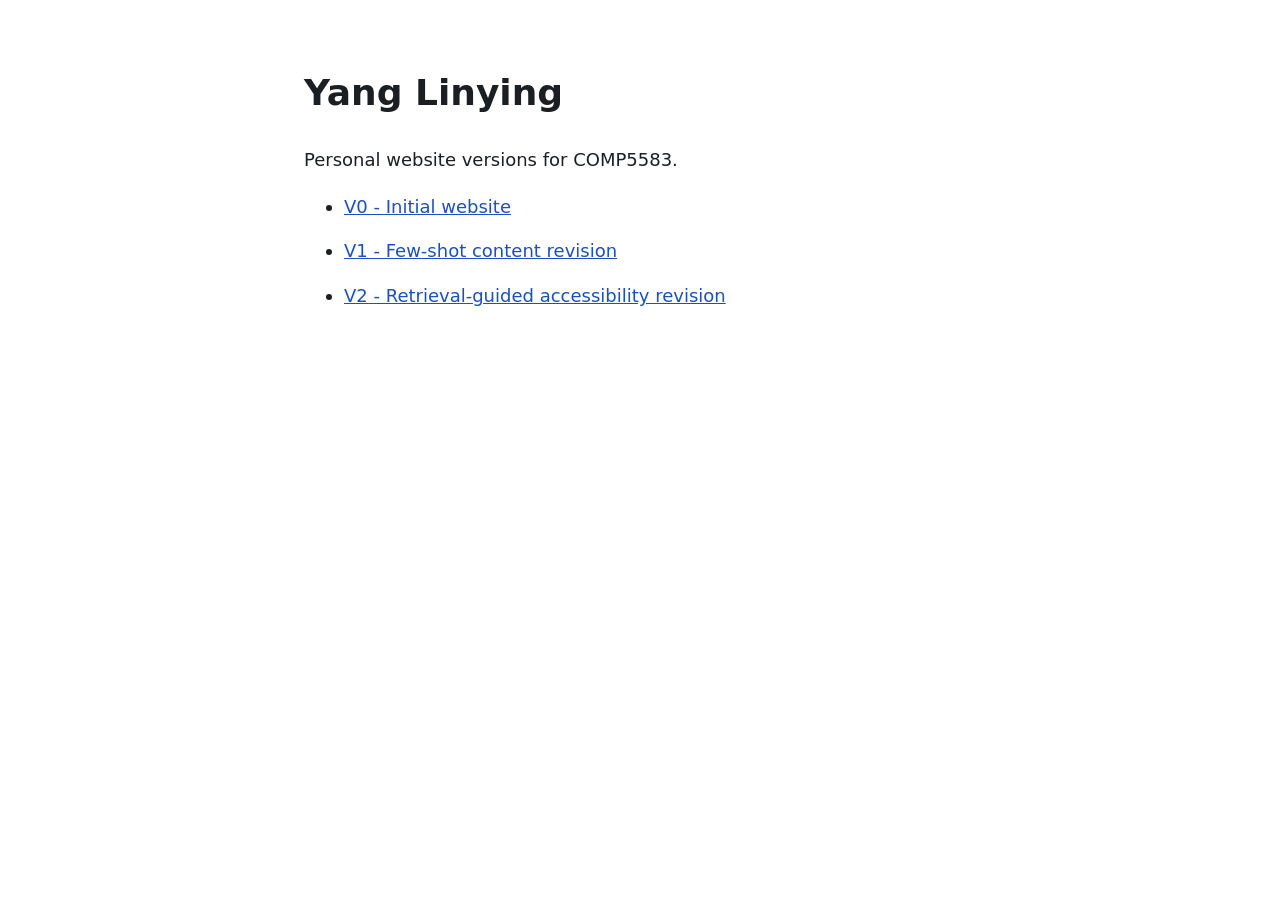
<file: index.html>
<!doctype html>
<html lang="en">
<meta charset="utf-8">
<meta name="viewport" content="width=device-width,initial-scale=1">
<title>Yang Linying - Website Versions</title>
<style>body{font:18px/1.6 system-ui,sans-serif;max-width:42rem;margin:4rem auto;padding:0 1.5rem;background:#fff;color:#1b1f23}a{color:#1c4fc0}li{margin:1rem 0}a:focus-visible{outline:3px solid currentColor;outline-offset:4px}</style>
<main><h1>Yang Linying</h1><p>Personal website versions for COMP5583.</p><ul><li><a href="v0/">V0 - Initial website</a></li><li><a href="v1/">V1 - Few-shot content revision</a></li><li><a href="v2/">V2 - Retrieval-guided accessibility revision</a></li></ul></main>
</html>
</file>
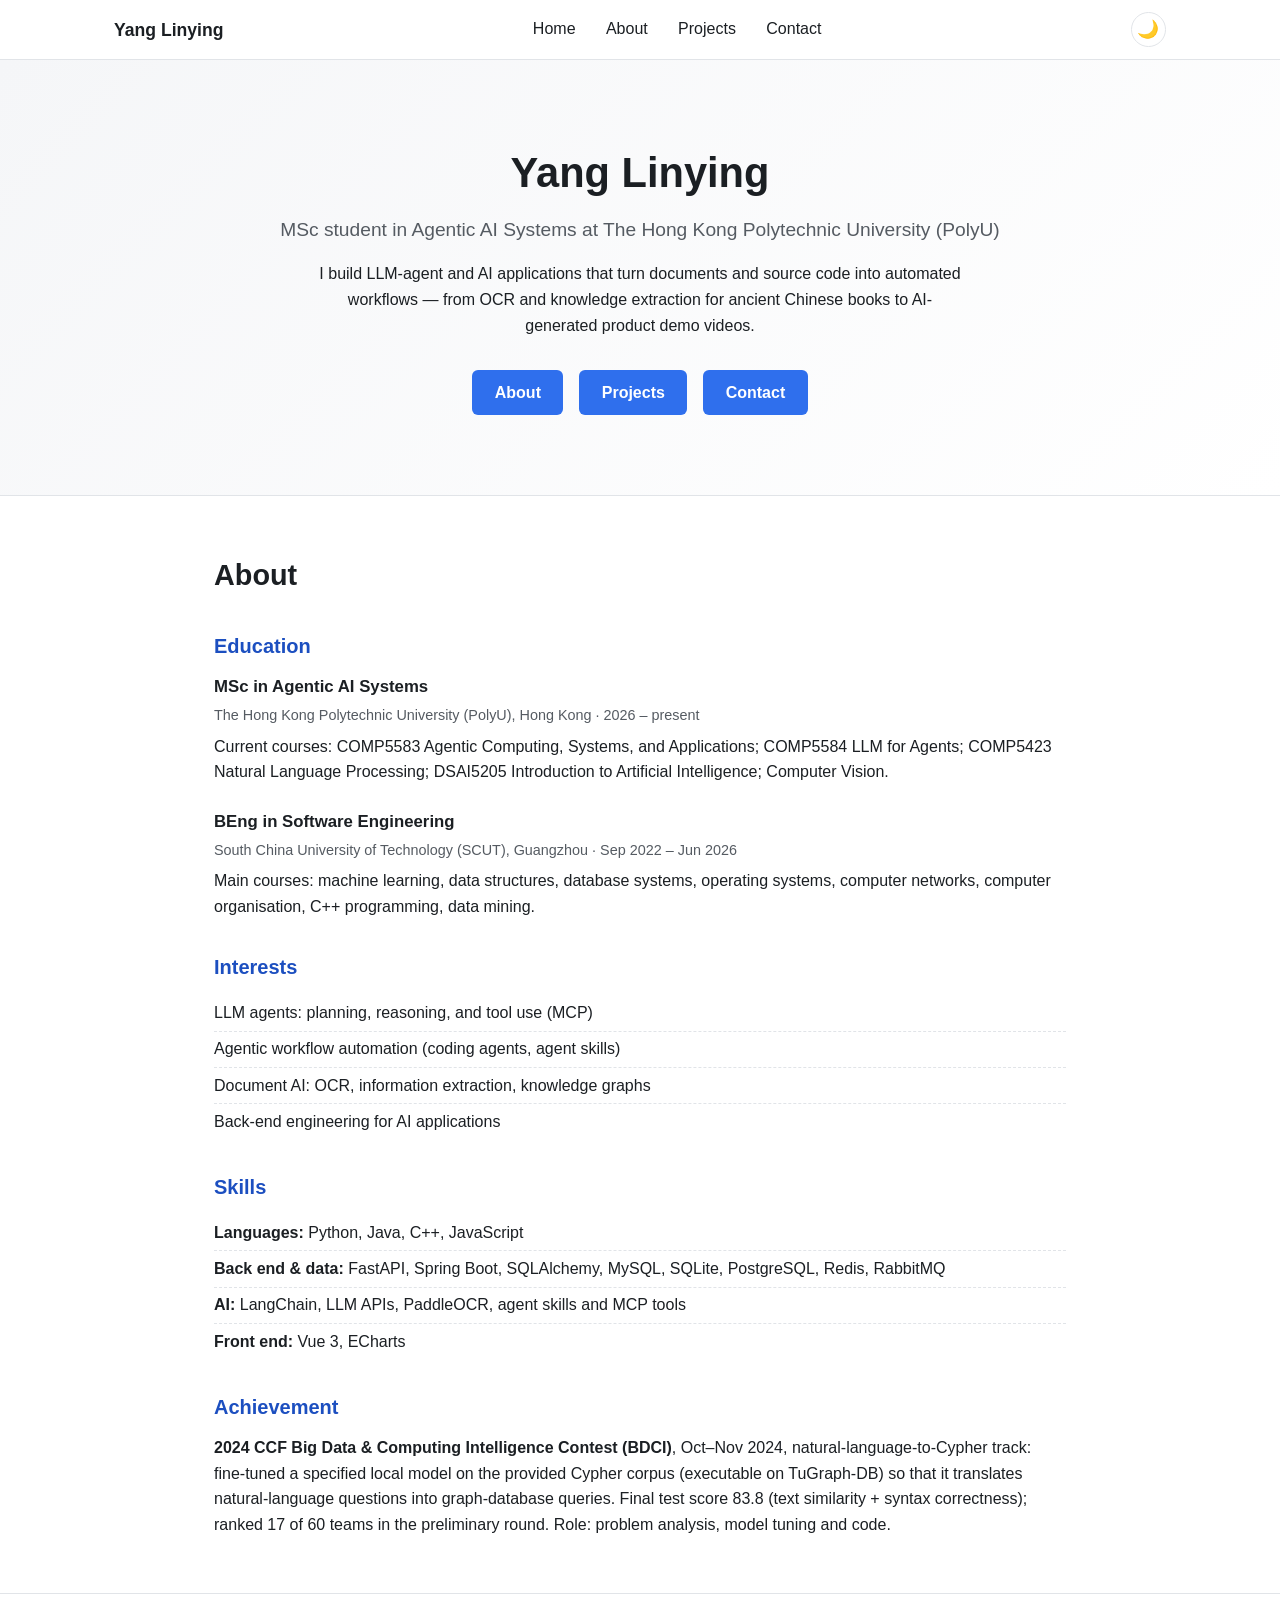
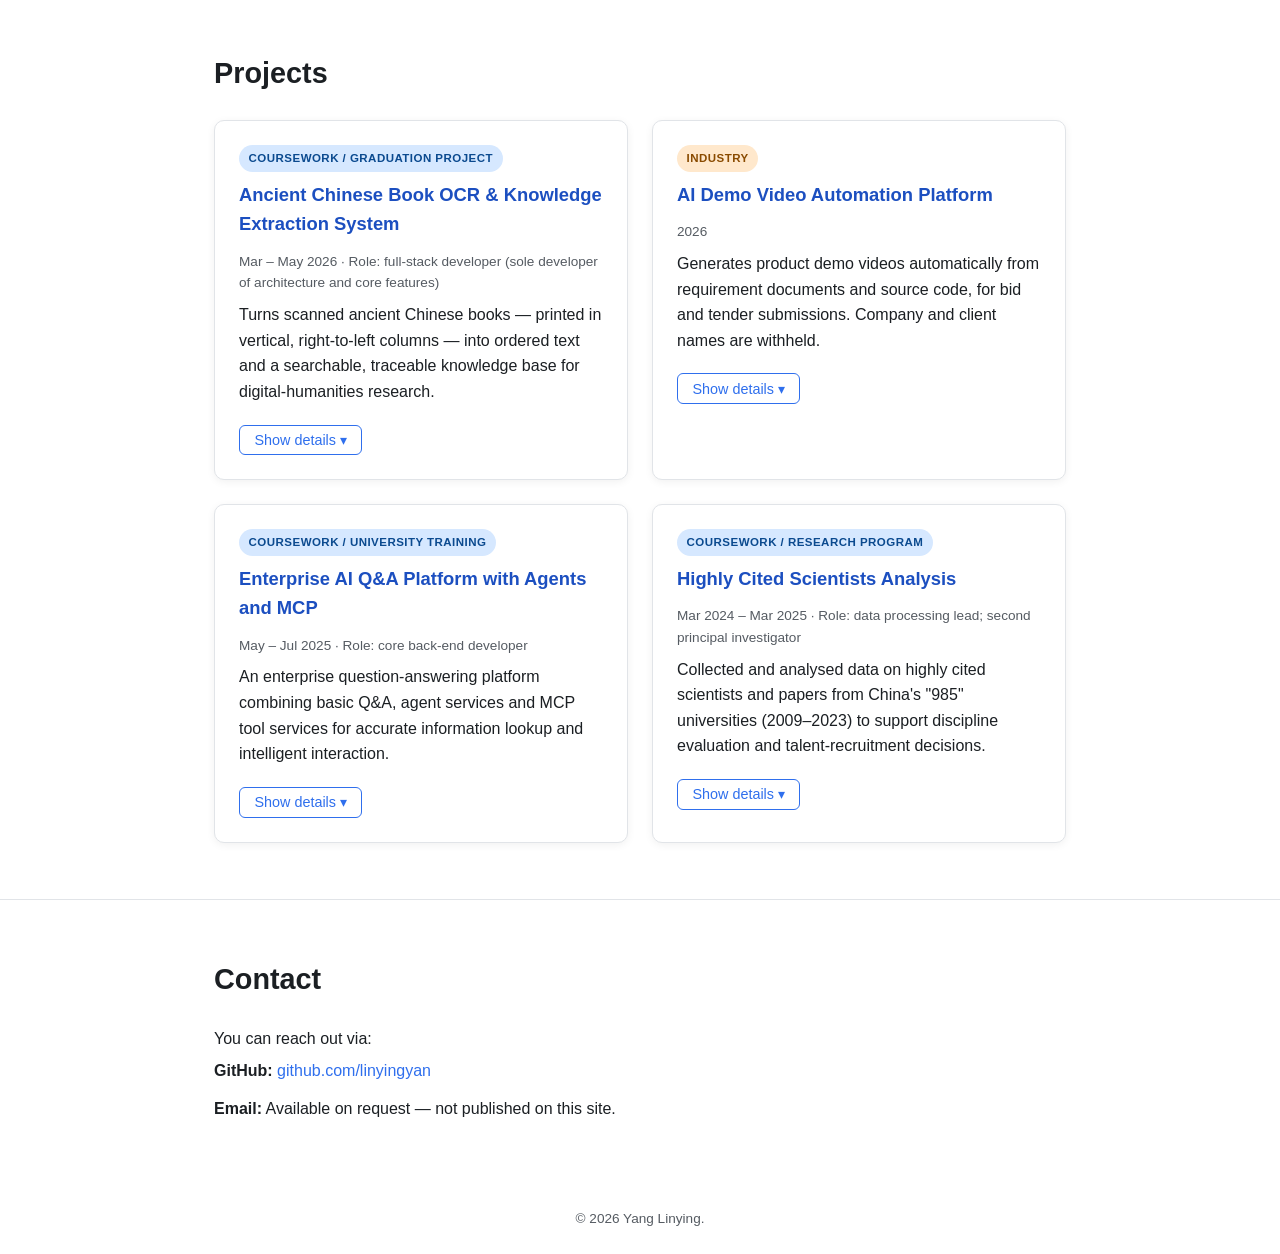
<file: v0/index.html>
<!DOCTYPE html>
<html lang="en">
<head>
<meta charset="UTF-8">
<meta name="viewport" content="width=device-width, initial-scale=1.0">
<title>Yang Linying — Personal Website</title>
<link rel="stylesheet" href="styles.css">
</head>
<body>

<header class="site-header">
  <nav class="navbar" aria-label="Primary navigation">
    <a href="#home" class="nav-brand">Yang Linying</a>
    <button class="nav-toggle" id="navToggle" aria-label="Toggle navigation menu" aria-expanded="false" aria-controls="navLinks">
      <span></span><span></span><span></span>
    </button>
    <ul class="nav-links" id="navLinks">
      <li><a href="#home">Home</a></li>
      <li><a href="#about">About</a></li>
      <li><a href="#projects">Projects</a></li>
      <li><a href="#contact">Contact</a></li>
    </ul>
    <button class="theme-toggle" id="themeToggle" aria-label="Toggle light and dark theme">🌙</button>
  </nav>
</header>

<main>
  <section id="home" class="section hero">
    <div class="container">
      <h1>Yang Linying</h1>
      <p class="headline">MSc student in Agentic AI Systems at The Hong Kong Polytechnic University (PolyU)</p>
      <p class="intro">I build LLM-agent and AI applications that turn documents and source code into automated workflows — from OCR and knowledge extraction for ancient Chinese books to AI-generated product demo videos.</p>
      <div class="hero-nav">
        <a href="#about" class="btn">About</a>
        <a href="#projects" class="btn">Projects</a>
        <a href="#contact" class="btn">Contact</a>
      </div>
    </div>
  </section>

  <section id="about" class="section">
    <div class="container">
      <h2>About</h2>

      <h3>Education</h3>
      <div class="edu-item">
        <h4>MSc in Agentic AI Systems</h4>
        <p class="meta">The Hong Kong Polytechnic University (PolyU), Hong Kong · 2026 – present</p>
        <p>Current courses: COMP5583 Agentic Computing, Systems, and Applications; COMP5584 LLM for Agents; COMP5423 Natural Language Processing; DSAI5205 Introduction to Artificial Intelligence; Computer Vision.</p>
      </div>
      <div class="edu-item">
        <h4>BEng in Software Engineering</h4>
        <p class="meta">South China University of Technology (SCUT), Guangzhou · Sep 2022 – Jun 2026</p>
        <p>Main courses: machine learning, data structures, database systems, operating systems, computer networks, computer organisation, C++ programming, data mining.</p>
      </div>

      <h3>Interests</h3>
      <ul class="interest-list">
        <li>LLM agents: planning, reasoning, and tool use (MCP)</li>
        <li>Agentic workflow automation (coding agents, agent skills)</li>
        <li>Document AI: OCR, information extraction, knowledge graphs</li>
        <li>Back-end engineering for AI applications</li>
      </ul>

      <h3>Skills</h3>
      <ul class="skills-list">
        <li><strong>Languages:</strong> Python, Java, C++, JavaScript</li>
        <li><strong>Back end &amp; data:</strong> FastAPI, Spring Boot, SQLAlchemy, MySQL, SQLite, PostgreSQL, Redis, RabbitMQ</li>
        <li><strong>AI:</strong> LangChain, LLM APIs, PaddleOCR, agent skills and MCP tools</li>
        <li><strong>Front end:</strong> Vue 3, ECharts</li>
      </ul>

      <h3>Achievement</h3>
      <p>
        <strong>2024 CCF Big Data &amp; Computing Intelligence Contest (BDCI)</strong>, Oct–Nov 2024, natural-language-to-Cypher track:
        fine-tuned a specified local model on the provided Cypher corpus (executable on TuGraph-DB) so that it translates
        natural-language questions into graph-database queries. Final test score 83.8 (text similarity + syntax correctness);
        ranked 17 of 60 teams in the preliminary round. Role: problem analysis, model tuning and code.
      </p>
    </div>
  </section>

  <section id="projects" class="section">
    <div class="container">
      <h2>Projects</h2>
      <div class="project-grid">

        <article class="project-card" data-label="BEng Graduation Project">
          <span class="label label-coursework">Coursework / Graduation Project</span>
          <h3>Ancient Chinese Book OCR &amp; Knowledge Extraction System</h3>
          <p class="period">Mar – May 2026 · Role: full-stack developer (sole developer of architecture and core features)</p>
          <p class="summary">Turns scanned ancient Chinese books — printed in vertical, right-to-left columns — into ordered text and a searchable, traceable knowledge base for digital-humanities research.</p>
          <button class="expand-btn" aria-expanded="false">Show details ▾</button>
          <div class="details" hidden>
            <p><strong>Purpose:</strong> Scanned ancient Chinese books are printed in vertical, right-to-left columns that general OCR tools read in the wrong order, and their content (people, events, places, relations) is hard to search or analyse. The system turns scanned books into ordered text and a searchable, traceable knowledge base for digital-humanities and historical research.</p>
            <strong>Contributions:</strong>
            <ul>
              <li>Designed the system architecture and connected the full pipeline: upload document → OCR → LLM structured extraction → database → knowledge graph and spatio-temporal analysis.</li>
              <li>Built the OCR module: render PDF pages at high resolution, run PaddleOCR, then restore reading order for vertical text by grouping text boxes into columns by x-coordinate (right to left) and sorting each column top to bottom. Supports images and multi-page PDFs.</li>
              <li>Built an LLM extraction pipeline for entities, knowledge triples, summaries, modern translations and spatio-temporal events; added long-text chunking, fallback JSON parsing and field de-duplication to make the output stable.</li>
              <li>Built the knowledge-graph module (triples stored in the database, relation search, statistics, person-relationship network visualisation) and a spatio-temporal module that clusters events across documents into timelines with links back to the source evidence.</li>
              <li>Added batch OCR and extraction, file-hash caching and per-record re-extraction.</li>
            </ul>
            <p class="tech"><strong>Tech:</strong> Python, FastAPI, Vue 3, PaddleOCR, PyMuPDF, SQLAlchemy, SQLite, ECharts, OpenAI-compatible LLM API.</p>
          </div>
        </article>

        <article class="project-card" data-label="Industry Project">
          <span class="label label-industry">Industry</span>
          <h3>AI Demo Video Automation Platform</h3>
          <p class="period">2026</p>
          <p class="summary">Generates product demo videos automatically from requirement documents and source code, for bid and tender submissions. Company and client names are withheld.</p>
          <button class="expand-btn" aria-expanded="false">Show details ▾</button>
          <div class="details" hidden>
            <p><strong>Purpose:</strong> Bid and tender submissions often require recorded product demo videos. Recording, narrating and editing them by hand is slow and error-prone. The platform generates these videos automatically from requirement documents and the product's source code.</p>
            <strong>Contributions:</strong>
            <ul>
              <li>Built an analysis skill that runs a coding agent (Codex) over requirement documents and source code and outputs a structured list of product features with menu locations and steps.</li>
              <li>Implemented recording-plan generation with a rule-based high-risk-action scanner (e.g. delete or payment actions are forced to "high risk" and need human confirmation).</li>
              <li>Built the recording pipeline: Playwright drives the browser, ffmpeg records and merges video, and text-to-speech produces narration. Narration is generated first and its duration sets the recording pace, so audio and video stay aligned.</li>
              <li>Built parts of the web workbench (Vue 3) and back end (Java / Spring Boot): recording queue, progress, pause/stop, retry and result review.</li>
            </ul>
            <p class="tech"><strong>Tech:</strong> Java 21, Spring Boot, Vue 3, PostgreSQL, Playwright, ffmpeg, Codex CLI.</p>
            <p class="note">Note: Company and client names are withheld.</p>
          </div>
        </article>

        <article class="project-card" data-label="University Training Project">
          <span class="label label-coursework">Coursework / University Training</span>
          <h3>Enterprise AI Q&amp;A Platform with Agents and MCP</h3>
          <p class="period">May – Jul 2025 · Role: core back-end developer</p>
          <p class="summary">An enterprise question-answering platform combining basic Q&amp;A, agent services and MCP tool services for accurate information lookup and intelligent interaction.</p>
          <button class="expand-btn" aria-expanded="false">Show details ▾</button>
          <div class="details" hidden>
            <p><strong>Purpose:</strong> An enterprise question-answering platform that gives users accurate information lookup and intelligent interaction, with basic Q&amp;A, agent services and MCP (Model Context Protocol) tool services.</p>
            <strong>Contributions:</strong>
            <ul>
              <li>Designed and implemented the agent's core back-end logic: user-intent recognition, conversation-context management and response-generation strategy.</li>
              <li>Built the scheduling and communication between the agent and the MCP server, so the agent calls different back-end tools (e.g. map service, knowledge base) depending on the user's question.</li>
              <li>Led the design and implementation of the MCP server interface that manages and schedules the back-end tool plug-ins.</li>
              <li>Independently built the map-service module by wrapping the Amap (Gaode) API for location lookup and route planning.</li>
              <li>Independently built a domain knowledge-base Q&amp;A module for South China Sea research, and integrated an LLM API (Qwen / DeepSeek-R1) for knowledge answers.</li>
            </ul>
            <p class="tech"><strong>Tech:</strong> Python, FastAPI, LangChain, Uvicorn, SQLite, RESTful APIs.</p>
          </div>
        </article>

        <article class="project-card" data-label="Student Research Program">
          <span class="label label-coursework">Coursework / Research Program</span>
          <h3>Highly Cited Scientists Analysis</h3>
          <p class="period">Mar 2024 – Mar 2025 · Role: data processing lead; second principal investigator</p>
          <p class="summary">Collected and analysed data on highly cited scientists and papers from China's "985" universities (2009–2023) to support discipline evaluation and talent-recruitment decisions.</p>
          <button class="expand-btn" aria-expanded="false">Show details ▾</button>
          <div class="details" hidden>
            <p><strong>Purpose:</strong> Collect and analyse data on highly cited scientists worldwide and highly cited papers from China's "985" universities (2009–2023), using ESI, Web of Science and InCites, to support discipline evaluation and talent-recruitment decisions.</p>
            <strong>Contributions:</strong>
            <ul>
              <li>Bulk-downloaded and organised Web of Science records of highly cited and hot papers from 985 universities, and merged and cross-checked the data from multiple universities.</li>
              <li>Wrote Python scripts (openpyxl, regular expressions) to clean and standardise the raw data: unify variant institution names, extract the home institution's authors, affiliations and corresponding authors, and detect country information, using multi-level filtering to improve accuracy.</li>
              <li>De-duplicated, merged and normalised the data into a structured dataset for discipline evaluation and research-collaboration analysis.</li>
            </ul>
            <p><strong>Outcome:</strong> Compiled CV lists (Chinese–English name mapping and positions) of highly cited scientists at more than 30 universities in the 985 group, and built an institution-name standardisation mapping.</p>
            <p class="tech"><strong>Tech:</strong> Python, openpyxl, regular expressions, Web of Science / ESI / InCites.</p>
          </div>
        </article>

      </div>
    </div>
  </section>

  <section id="contact" class="section">
    <div class="container">
      <h2>Contact</h2>
      <p>You can reach out via:</p>
      <ul class="contact-list">
        <li><strong>GitHub:</strong> <a href="https://github.com/linyingyan" target="_blank" rel="noopener noreferrer">github.com/linyingyan</a></li>
        <li><strong>Email:</strong> Available on request — not published on this site.</li>
      </ul>
    </div>
  </section>
</main>

<footer class="site-footer">
  <p>&copy; 2026 Yang Linying.</p>
</footer>

<script src="script.js"></script>
</body>
</html>
</file>
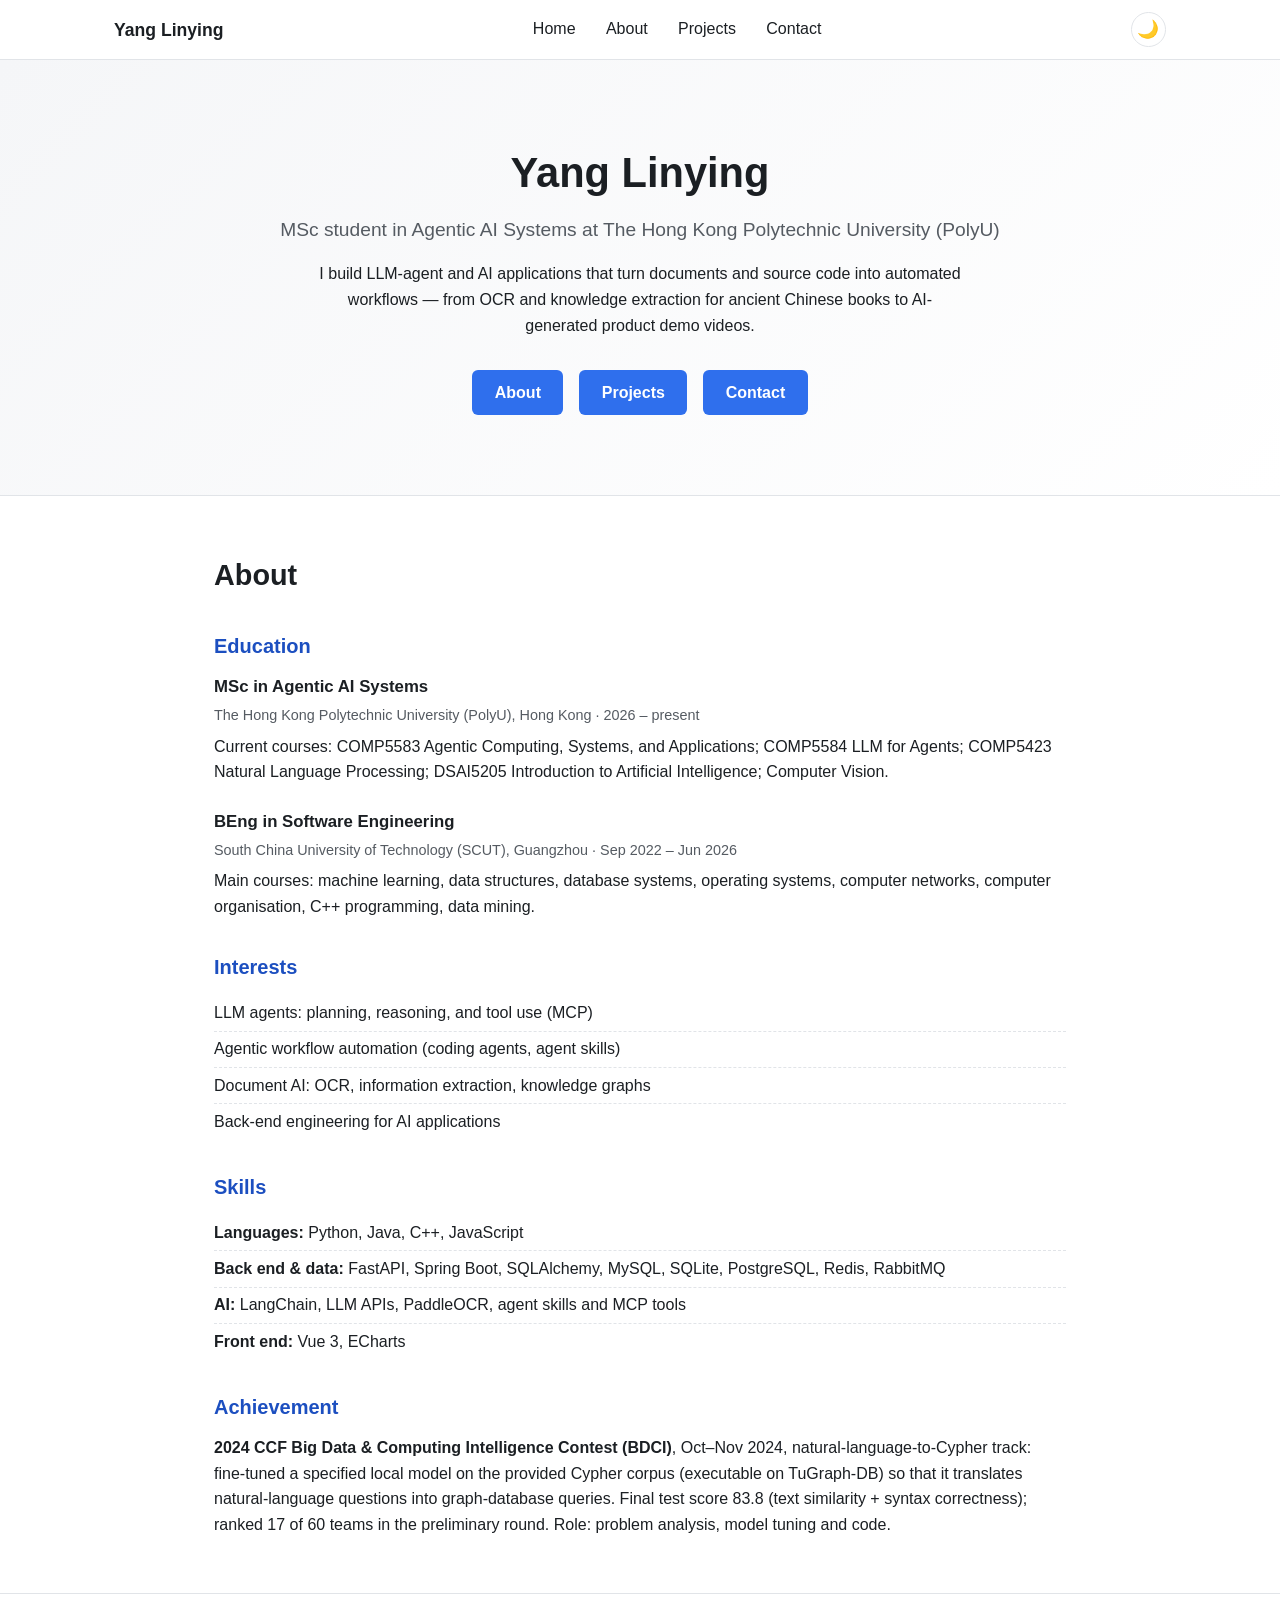
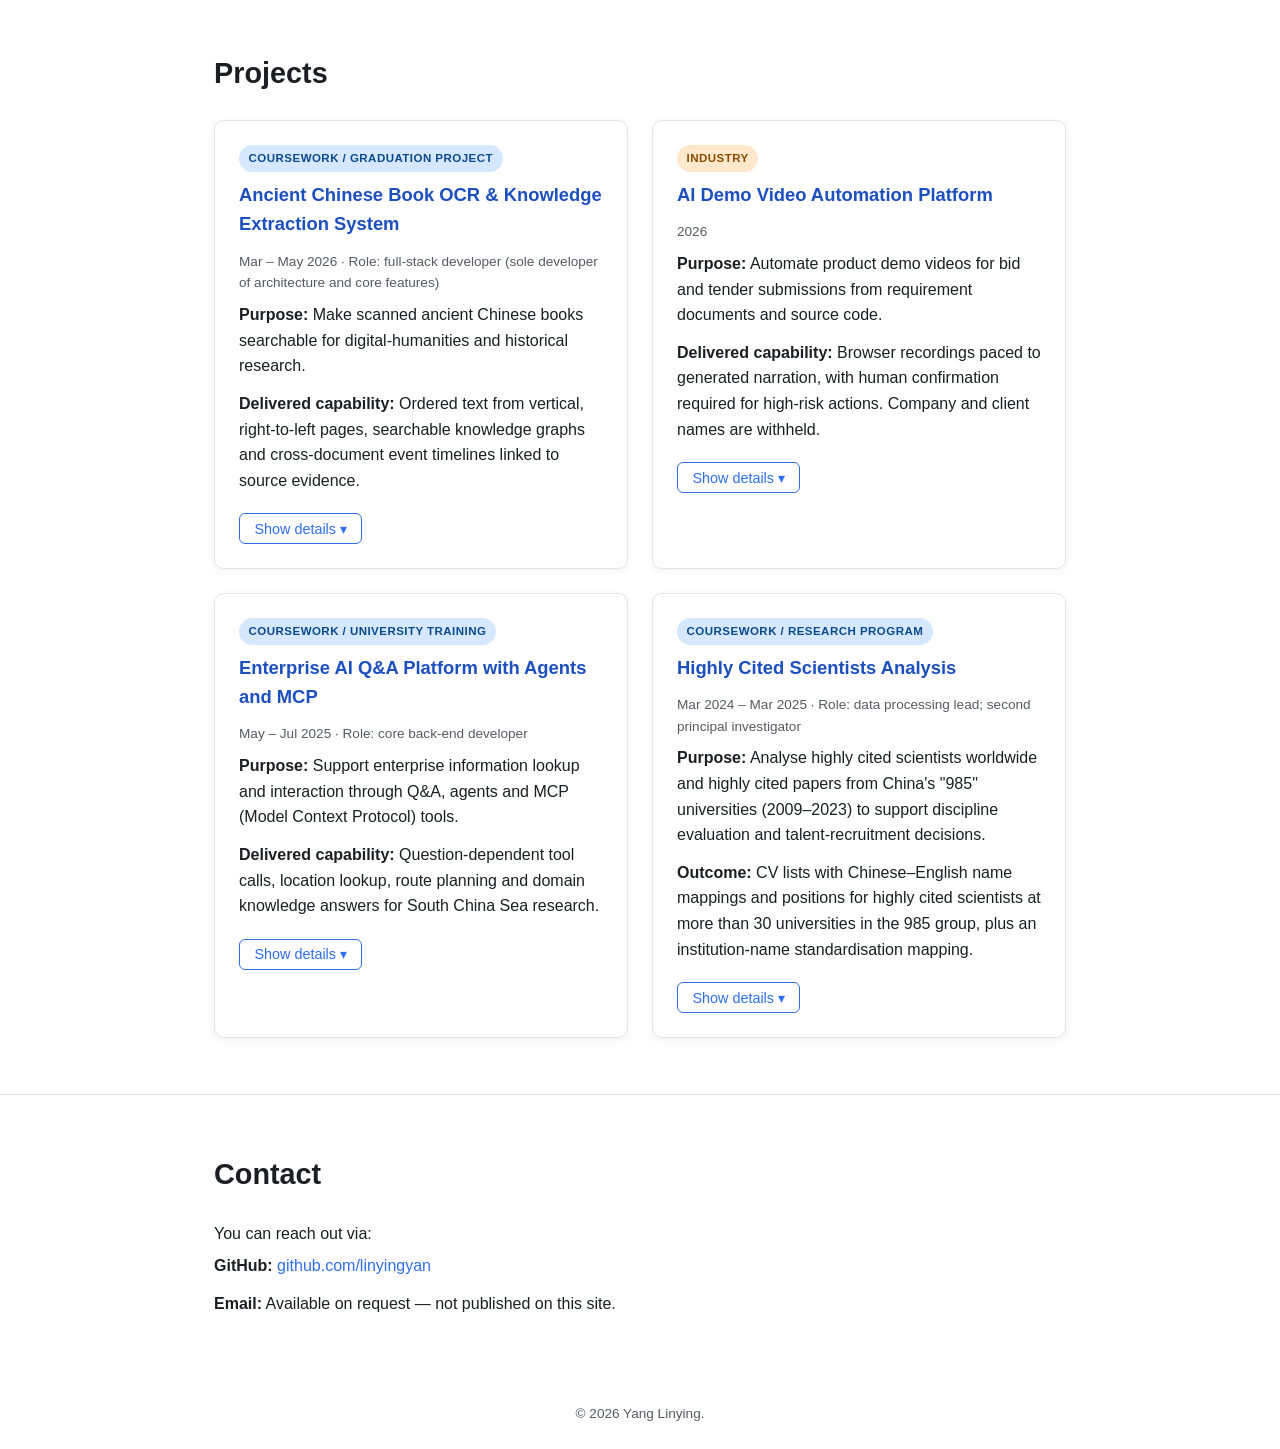
<file: v1/index.html>
<!DOCTYPE html>
<html lang="en">
<head>
<meta charset="UTF-8">
<meta name="viewport" content="width=device-width, initial-scale=1.0">
<title>Yang Linying — Personal Website</title>
<link rel="stylesheet" href="styles.css">
</head>
<body>

<header class="site-header">
  <nav class="navbar" aria-label="Primary navigation">
    <a href="#home" class="nav-brand">Yang Linying</a>
    <button class="nav-toggle" id="navToggle" aria-label="Toggle navigation menu" aria-expanded="false" aria-controls="navLinks">
      <span></span><span></span><span></span>
    </button>
    <ul class="nav-links" id="navLinks">
      <li><a href="#home">Home</a></li>
      <li><a href="#about">About</a></li>
      <li><a href="#projects">Projects</a></li>
      <li><a href="#contact">Contact</a></li>
    </ul>
    <button class="theme-toggle" id="themeToggle" aria-label="Toggle light and dark theme">🌙</button>
  </nav>
</header>

<main>
  <section id="home" class="section hero">
    <div class="container">
      <h1>Yang Linying</h1>
      <p class="headline">MSc student in Agentic AI Systems at The Hong Kong Polytechnic University (PolyU)</p>
      <p class="intro">I build LLM-agent and AI applications that turn documents and source code into automated workflows — from OCR and knowledge extraction for ancient Chinese books to AI-generated product demo videos.</p>
      <div class="hero-nav">
        <a href="#about" class="btn">About</a>
        <a href="#projects" class="btn">Projects</a>
        <a href="#contact" class="btn">Contact</a>
      </div>
    </div>
  </section>

  <section id="about" class="section">
    <div class="container">
      <h2>About</h2>

      <h3>Education</h3>
      <div class="edu-item">
        <h4>MSc in Agentic AI Systems</h4>
        <p class="meta">The Hong Kong Polytechnic University (PolyU), Hong Kong · 2026 – present</p>
        <p>Current courses: COMP5583 Agentic Computing, Systems, and Applications; COMP5584 LLM for Agents; COMP5423 Natural Language Processing; DSAI5205 Introduction to Artificial Intelligence; Computer Vision.</p>
      </div>
      <div class="edu-item">
        <h4>BEng in Software Engineering</h4>
        <p class="meta">South China University of Technology (SCUT), Guangzhou · Sep 2022 – Jun 2026</p>
        <p>Main courses: machine learning, data structures, database systems, operating systems, computer networks, computer organisation, C++ programming, data mining.</p>
      </div>

      <h3>Interests</h3>
      <ul class="interest-list">
        <li>LLM agents: planning, reasoning, and tool use (MCP)</li>
        <li>Agentic workflow automation (coding agents, agent skills)</li>
        <li>Document AI: OCR, information extraction, knowledge graphs</li>
        <li>Back-end engineering for AI applications</li>
      </ul>

      <h3>Skills</h3>
      <ul class="skills-list">
        <li><strong>Languages:</strong> Python, Java, C++, JavaScript</li>
        <li><strong>Back end &amp; data:</strong> FastAPI, Spring Boot, SQLAlchemy, MySQL, SQLite, PostgreSQL, Redis, RabbitMQ</li>
        <li><strong>AI:</strong> LangChain, LLM APIs, PaddleOCR, agent skills and MCP tools</li>
        <li><strong>Front end:</strong> Vue 3, ECharts</li>
      </ul>

      <h3>Achievement</h3>
      <p>
        <strong>2024 CCF Big Data &amp; Computing Intelligence Contest (BDCI)</strong>, Oct–Nov 2024, natural-language-to-Cypher track:
        fine-tuned a specified local model on the provided Cypher corpus (executable on TuGraph-DB) so that it translates
        natural-language questions into graph-database queries. Final test score 83.8 (text similarity + syntax correctness);
        ranked 17 of 60 teams in the preliminary round. Role: problem analysis, model tuning and code.
      </p>
    </div>
  </section>

  <section id="projects" class="section">
    <div class="container">
      <h2>Projects</h2>
      <div class="project-grid">

        <article class="project-card" data-label="BEng Graduation Project">
          <span class="label label-coursework">Coursework / Graduation Project</span>
          <h3>Ancient Chinese Book OCR &amp; Knowledge Extraction System</h3>
          <p class="period">Mar – May 2026 · Role: full-stack developer (sole developer of architecture and core features)</p>
          <p class="summary"><strong>Purpose:</strong> Make scanned ancient Chinese books searchable for digital-humanities and historical research.</p>
          <p class="summary"><strong>Delivered capability:</strong> Ordered text from vertical, right-to-left pages, searchable knowledge graphs and cross-document event timelines linked to source evidence.</p>
          <button class="expand-btn" aria-expanded="false">Show details ▾</button>
          <div class="details" hidden>
            <strong>My contributions:</strong>
            <ul>
              <li>I designed the system architecture and connected the full pipeline: upload document → OCR → LLM structured extraction → database → knowledge graph and spatio-temporal analysis.</li>
              <li>I built an OCR module for images and multi-page PDFs using PyMuPDF to render PDF pages at high resolution and PaddleOCR to recognise text. I restored vertical reading order by grouping text boxes into columns by x-coordinate (right to left) and sorting each column top to bottom.</li>
              <li>I built an LLM extraction pipeline for entities, knowledge triples, summaries, modern translations and spatio-temporal events; added long-text chunking, fallback JSON parsing and field de-duplication to make the output stable.</li>
              <li>I built the knowledge-graph module (triples stored in the database, relation search, statistics, person-relationship network visualisation) and a spatio-temporal module that clusters events across documents into timelines with links back to the source evidence.</li>
              <li>I added batch OCR and extraction, file-hash caching and per-record re-extraction.</li>
            </ul>
            <p class="tech"><strong>Tech:</strong> Python, FastAPI, Vue 3, PaddleOCR, PyMuPDF, SQLAlchemy, SQLite, ECharts, OpenAI-compatible LLM API.</p>
            <p class="note"><strong>Evidence limit:</strong> Measured OCR and extraction accuracy are not supplied.</p>
          </div>
        </article>

        <article class="project-card" data-label="Industry Project">
          <span class="label label-industry">Industry</span>
          <h3>AI Demo Video Automation Platform</h3>
          <p class="period">2026</p>
          <p class="summary"><strong>Purpose:</strong> Automate product demo videos for bid and tender submissions from requirement documents and source code.</p>
          <p class="summary"><strong>Delivered capability:</strong> Browser recordings paced to generated narration, with human confirmation required for high-risk actions. Company and client names are withheld.</p>
          <button class="expand-btn" aria-expanded="false">Show details ▾</button>
          <div class="details" hidden>
            <strong>My contributions:</strong>
            <ul>
              <li>I built an analysis skill that runs a coding agent (Codex) over requirement documents and source code and outputs a structured list of product features with menu locations and steps.</li>
              <li>I implemented recording-plan generation with a rule-based high-risk-action scanner (e.g. delete or payment actions are forced to "high risk" and need human confirmation).</li>
              <li>I built the recording pipeline using Playwright for browser control, ffmpeg for recording and merging video, and text-to-speech for narration. I generated narration first and used its duration to set the recording pace.</li>
              <li>I built parts of the web workbench (Vue 3) and back end (Java / Spring Boot): recording queue, progress, pause/stop, retry and result review.</li>
            </ul>
            <p class="tech"><strong>Tech:</strong> Java 21, Spring Boot, Vue 3, PostgreSQL, Playwright, ffmpeg, Codex CLI.</p>
            <p class="note"><strong>Evidence limit:</strong> Deployment, user numbers and measured time savings are not supplied.</p>
          </div>
        </article>

        <article class="project-card" data-label="University Training Project">
          <span class="label label-coursework">Coursework / University Training</span>
          <h3>Enterprise AI Q&amp;A Platform with Agents and MCP</h3>
          <p class="period">May – Jul 2025 · Role: core back-end developer</p>
          <p class="summary"><strong>Purpose:</strong> Support enterprise information lookup and interaction through Q&amp;A, agents and MCP (Model Context Protocol) tools.</p>
          <p class="summary"><strong>Delivered capability:</strong> Question-dependent tool calls, location lookup, route planning and domain knowledge answers for South China Sea research.</p>
          <button class="expand-btn" aria-expanded="false">Show details ▾</button>
          <div class="details" hidden>
            <strong>My contributions:</strong>
            <ul>
              <li>I designed and implemented the agent's core back-end logic: user-intent recognition, conversation-context management and response-generation strategy.</li>
              <li>I built agent-to-MCP-server scheduling and communication to select back-end tools, including the map service and knowledge base, according to the user's question.</li>
              <li>I led the design and implementation of the MCP server interface that manages and schedules the back-end tool plug-ins.</li>
              <li>I independently built the map-service module by wrapping the Amap (Gaode) API for location lookup and route planning.</li>
              <li>I independently built a domain knowledge-base Q&amp;A module for South China Sea research, and integrated an LLM API (Qwen / DeepSeek-R1) for knowledge answers.</li>
            </ul>
            <p class="tech"><strong>Tech:</strong> Python, FastAPI, LangChain, Uvicorn, SQLite, RESTful APIs.</p>
            <p class="note"><strong>Evidence limit:</strong> Measured answer accuracy is not supplied.</p>
          </div>
        </article>

        <article class="project-card" data-label="Student Research Program">
          <span class="label label-coursework">Coursework / Research Program</span>
          <h3>Highly Cited Scientists Analysis</h3>
          <p class="period">Mar 2024 – Mar 2025 · Role: data processing lead; second principal investigator</p>
          <p class="summary"><strong>Purpose:</strong> Analyse highly cited scientists worldwide and highly cited papers from China's "985" universities (2009–2023) to support discipline evaluation and talent-recruitment decisions.</p>
          <p class="summary"><strong>Outcome:</strong> CV lists with Chinese–English name mappings and positions for highly cited scientists at more than 30 universities in the 985 group, plus an institution-name standardisation mapping.</p>
          <button class="expand-btn" aria-expanded="false">Show details ▾</button>
          <div class="details" hidden>
            <strong>My contributions:</strong>
            <ul>
              <li>I bulk-downloaded and organised Web of Science records of highly cited and hot papers from 985 universities, and merged and cross-checked the data from multiple universities.</li>
              <li>I wrote Python scripts using openpyxl, regular expressions and multi-level filtering to standardise variant institution names, extract the home institution's authors, affiliations and corresponding authors, and detect country information.</li>
              <li>I de-duplicated, merged and normalised the data into a structured dataset for discipline evaluation and research-collaboration analysis.</li>
            </ul>
            <p class="tech"><strong>Tech:</strong> Python, openpyxl, regular expressions, Web of Science / ESI / InCites.</p>
          </div>
        </article>

      </div>
    </div>
  </section>

  <section id="contact" class="section">
    <div class="container">
      <h2>Contact</h2>
      <p>You can reach out via:</p>
      <ul class="contact-list">
        <li><strong>GitHub:</strong> <a href="https://github.com/linyingyan" target="_blank" rel="noopener noreferrer">github.com/linyingyan</a></li>
        <li><strong>Email:</strong> Available on request — not published on this site.</li>
      </ul>
    </div>
  </section>
</main>

<footer class="site-footer">
  <p>&copy; 2026 Yang Linying.</p>
</footer>

<script src="script.js"></script>
</body>
</html>
</file>
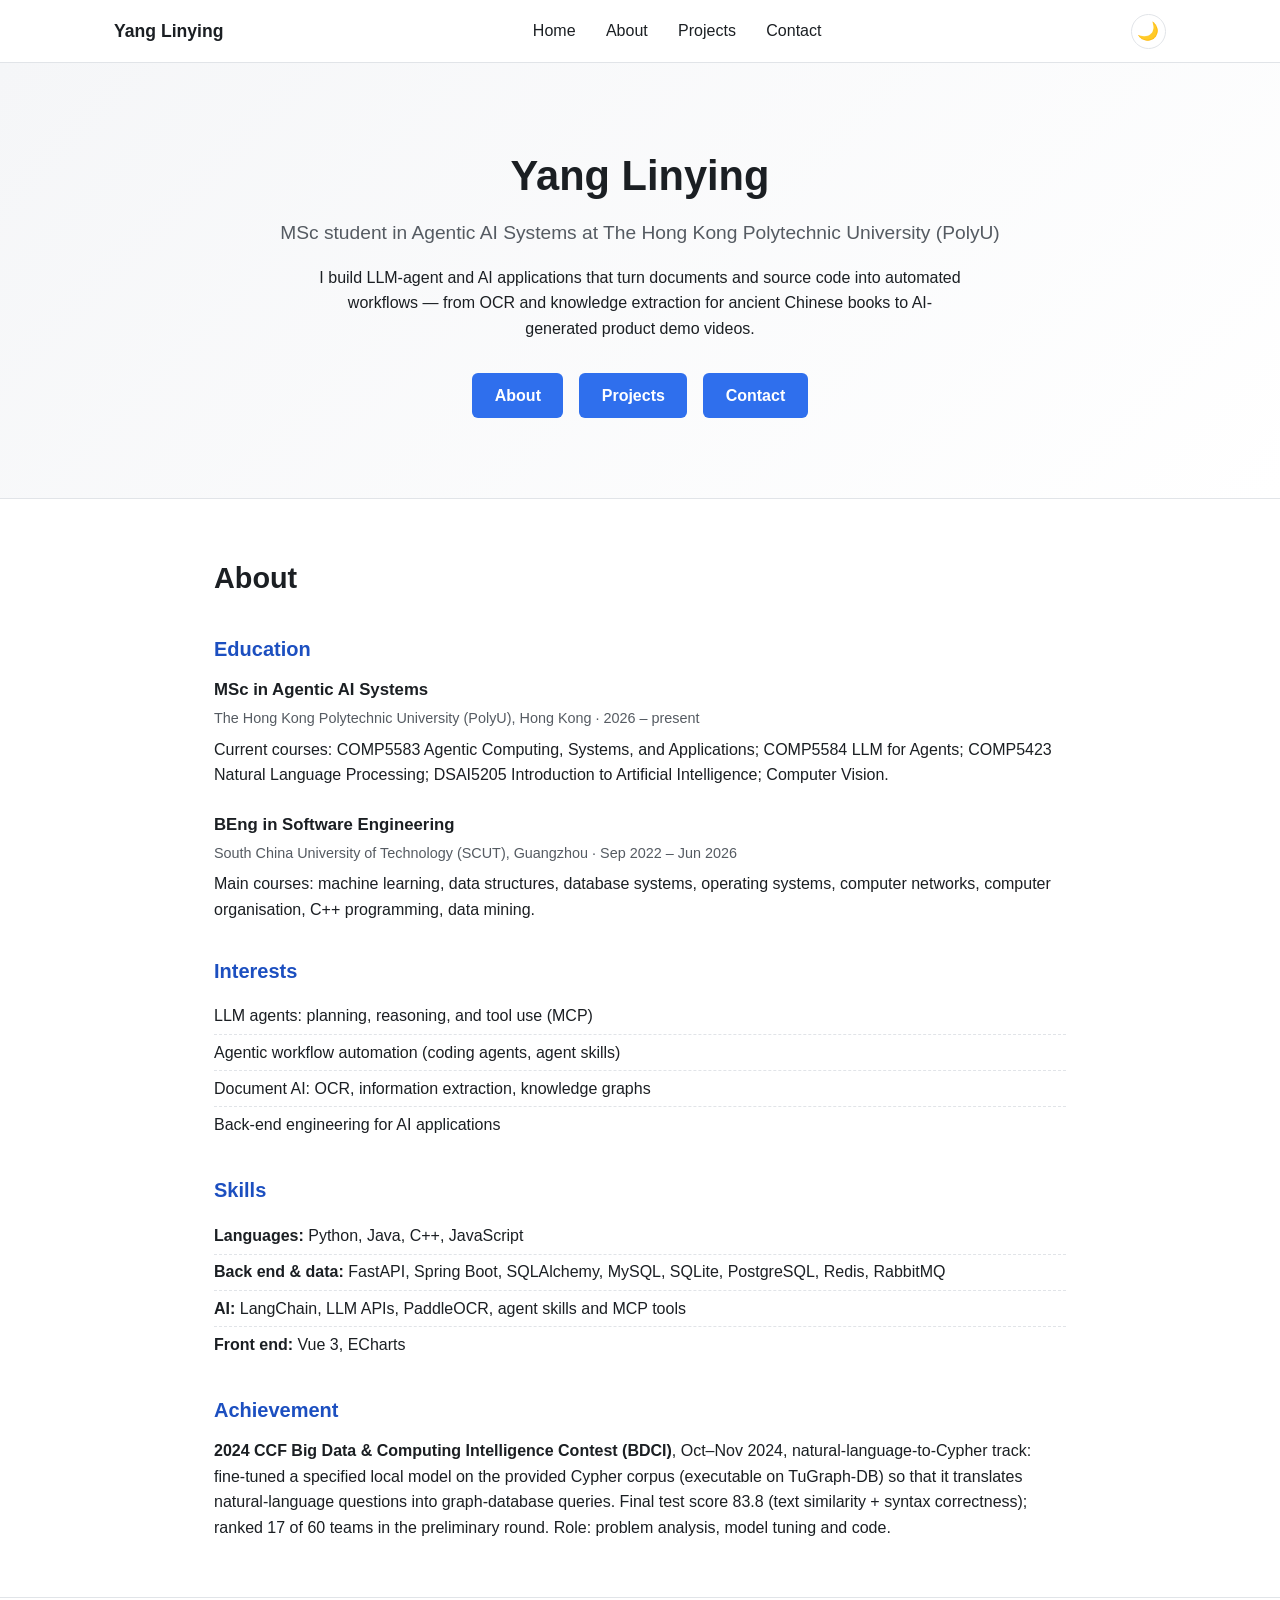
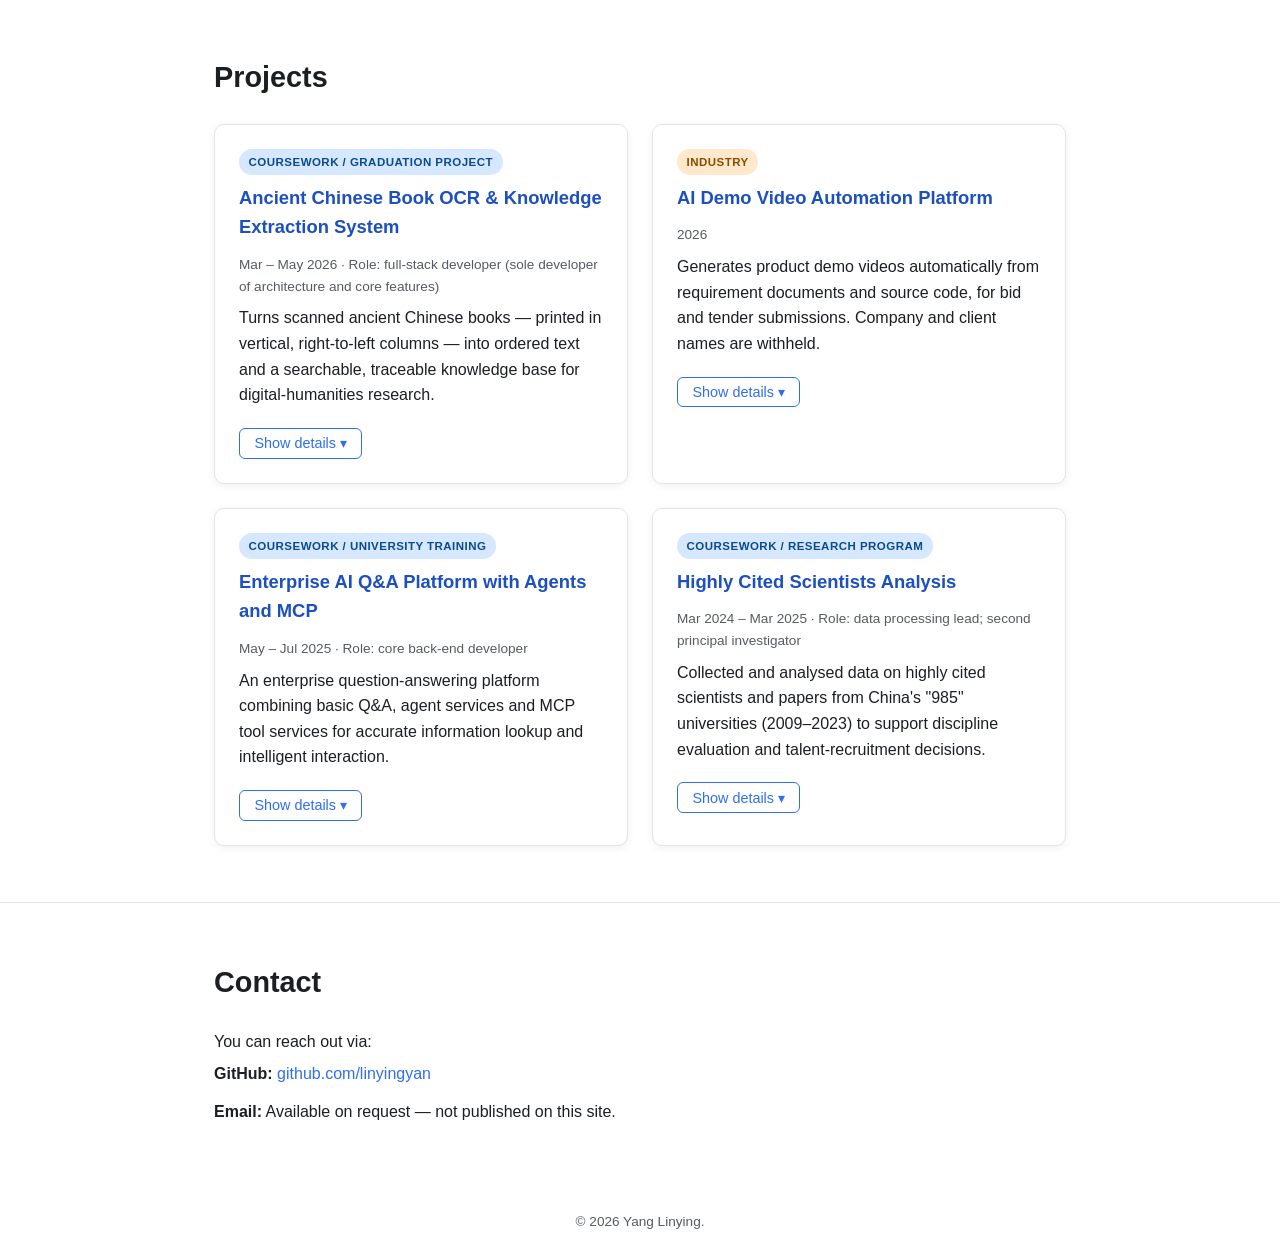
<file: v2/index.html>
<!DOCTYPE html>
<html lang="en">
<head>
<meta charset="UTF-8">
<meta name="viewport" content="width=device-width, initial-scale=1.0">
<title>Yang Linying — Personal Website</title>
<link rel="stylesheet" href="styles.css">
</head>
<body>
<a class="skip-link" href="#main-content">Skip to main content</a>

<header class="site-header">
  <nav class="navbar" aria-label="Primary navigation">
    <a href="#home" class="nav-brand">Yang Linying</a>
    <button class="nav-toggle" id="navToggle" aria-label="Toggle navigation menu" aria-expanded="false" aria-controls="navLinks">
      <span></span><span></span><span></span>
    </button>
    <ul class="nav-links" id="navLinks">
      <li><a href="#home">Home</a></li>
      <li><a href="#about">About</a></li>
      <li><a href="#projects">Projects</a></li>
      <li><a href="#contact">Contact</a></li>
    </ul>
    <button class="theme-toggle" id="themeToggle" aria-label="Toggle light and dark theme">🌙</button>
  </nav>
</header>

<main id="main-content" tabindex="-1">
  <section id="home" class="section hero">
    <div class="container">
      <h1>Yang Linying</h1>
      <p class="headline">MSc student in Agentic AI Systems at The Hong Kong Polytechnic University (PolyU)</p>
      <p class="intro">I build LLM-agent and AI applications that turn documents and source code into automated workflows — from OCR and knowledge extraction for ancient Chinese books to AI-generated product demo videos.</p>
      <div class="hero-nav">
        <a href="#about" class="btn">About</a>
        <a href="#projects" class="btn">Projects</a>
        <a href="#contact" class="btn">Contact</a>
      </div>
    </div>
  </section>

  <section id="about" class="section">
    <div class="container">
      <h2>About</h2>

      <h3>Education</h3>
      <div class="edu-item">
        <h4>MSc in Agentic AI Systems</h4>
        <p class="meta">The Hong Kong Polytechnic University (PolyU), Hong Kong · 2026 – present</p>
        <p>Current courses: COMP5583 Agentic Computing, Systems, and Applications; COMP5584 LLM for Agents; COMP5423 Natural Language Processing; DSAI5205 Introduction to Artificial Intelligence; Computer Vision.</p>
      </div>
      <div class="edu-item">
        <h4>BEng in Software Engineering</h4>
        <p class="meta">South China University of Technology (SCUT), Guangzhou · Sep 2022 – Jun 2026</p>
        <p>Main courses: machine learning, data structures, database systems, operating systems, computer networks, computer organisation, C++ programming, data mining.</p>
      </div>

      <h3>Interests</h3>
      <ul class="interest-list">
        <li>LLM agents: planning, reasoning, and tool use (MCP)</li>
        <li>Agentic workflow automation (coding agents, agent skills)</li>
        <li>Document AI: OCR, information extraction, knowledge graphs</li>
        <li>Back-end engineering for AI applications</li>
      </ul>

      <h3>Skills</h3>
      <ul class="skills-list">
        <li><strong>Languages:</strong> Python, Java, C++, JavaScript</li>
        <li><strong>Back end &amp; data:</strong> FastAPI, Spring Boot, SQLAlchemy, MySQL, SQLite, PostgreSQL, Redis, RabbitMQ</li>
        <li><strong>AI:</strong> LangChain, LLM APIs, PaddleOCR, agent skills and MCP tools</li>
        <li><strong>Front end:</strong> Vue 3, ECharts</li>
      </ul>

      <h3>Achievement</h3>
      <p>
        <strong>2024 CCF Big Data &amp; Computing Intelligence Contest (BDCI)</strong>, Oct–Nov 2024, natural-language-to-Cypher track:
        fine-tuned a specified local model on the provided Cypher corpus (executable on TuGraph-DB) so that it translates
        natural-language questions into graph-database queries. Final test score 83.8 (text similarity + syntax correctness);
        ranked 17 of 60 teams in the preliminary round. Role: problem analysis, model tuning and code.
      </p>
    </div>
  </section>

  <section id="projects" class="section">
    <div class="container">
      <h2>Projects</h2>
      <div class="project-grid">

        <article class="project-card" data-label="BEng Graduation Project">
          <span class="label label-coursework">Coursework / Graduation Project</span>
          <h3>Ancient Chinese Book OCR &amp; Knowledge Extraction System</h3>
          <p class="period">Mar – May 2026 · Role: full-stack developer (sole developer of architecture and core features)</p>
          <p class="summary">Turns scanned ancient Chinese books — printed in vertical, right-to-left columns — into ordered text and a searchable, traceable knowledge base for digital-humanities research.</p>
          <button class="expand-btn" aria-expanded="false" aria-controls="project-details-1">Show details ▾</button>
          <div class="details" id="project-details-1" hidden>
            <p><strong>Purpose:</strong> Scanned ancient Chinese books are printed in vertical, right-to-left columns that general OCR tools read in the wrong order, and their content (people, events, places, relations) is hard to search or analyse. The system turns scanned books into ordered text and a searchable, traceable knowledge base for digital-humanities and historical research.</p>
            <strong>Contributions:</strong>
            <ul>
              <li>Designed the system architecture and connected the full pipeline: upload document → OCR → LLM structured extraction → database → knowledge graph and spatio-temporal analysis.</li>
              <li>Built the OCR module: render PDF pages at high resolution, run PaddleOCR, then restore reading order for vertical text by grouping text boxes into columns by x-coordinate (right to left) and sorting each column top to bottom. Supports images and multi-page PDFs.</li>
              <li>Built an LLM extraction pipeline for entities, knowledge triples, summaries, modern translations and spatio-temporal events; added long-text chunking, fallback JSON parsing and field de-duplication to make the output stable.</li>
              <li>Built the knowledge-graph module (triples stored in the database, relation search, statistics, person-relationship network visualisation) and a spatio-temporal module that clusters events across documents into timelines with links back to the source evidence.</li>
              <li>Added batch OCR and extraction, file-hash caching and per-record re-extraction.</li>
            </ul>
            <p class="tech"><strong>Tech:</strong> Python, FastAPI, Vue 3, PaddleOCR, PyMuPDF, SQLAlchemy, SQLite, ECharts, OpenAI-compatible LLM API.</p>
          </div>
        </article>

        <article class="project-card" data-label="Industry Project">
          <span class="label label-industry">Industry</span>
          <h3>AI Demo Video Automation Platform</h3>
          <p class="period">2026</p>
          <p class="summary">Generates product demo videos automatically from requirement documents and source code, for bid and tender submissions. Company and client names are withheld.</p>
          <button class="expand-btn" aria-expanded="false" aria-controls="project-details-2">Show details ▾</button>
          <div class="details" id="project-details-2" hidden>
            <p><strong>Purpose:</strong> Bid and tender submissions often require recorded product demo videos. Recording, narrating and editing them by hand is slow and error-prone. The platform generates these videos automatically from requirement documents and the product's source code.</p>
            <strong>Contributions:</strong>
            <ul>
              <li>Built an analysis skill that runs a coding agent (Codex) over requirement documents and source code and outputs a structured list of product features with menu locations and steps.</li>
              <li>Implemented recording-plan generation with a rule-based high-risk-action scanner (e.g. delete or payment actions are forced to "high risk" and need human confirmation).</li>
              <li>Built the recording pipeline: Playwright drives the browser, ffmpeg records and merges video, and text-to-speech produces narration. Narration is generated first and its duration sets the recording pace, so audio and video stay aligned.</li>
              <li>Built parts of the web workbench (Vue 3) and back end (Java / Spring Boot): recording queue, progress, pause/stop, retry and result review.</li>
            </ul>
            <p class="tech"><strong>Tech:</strong> Java 21, Spring Boot, Vue 3, PostgreSQL, Playwright, ffmpeg, Codex CLI.</p>
            <p class="note">Note: Company and client names are withheld.</p>
          </div>
        </article>

        <article class="project-card" data-label="University Training Project">
          <span class="label label-coursework">Coursework / University Training</span>
          <h3>Enterprise AI Q&amp;A Platform with Agents and MCP</h3>
          <p class="period">May – Jul 2025 · Role: core back-end developer</p>
          <p class="summary">An enterprise question-answering platform combining basic Q&amp;A, agent services and MCP tool services for accurate information lookup and intelligent interaction.</p>
          <button class="expand-btn" aria-expanded="false" aria-controls="project-details-3">Show details ▾</button>
          <div class="details" id="project-details-3" hidden>
            <p><strong>Purpose:</strong> An enterprise question-answering platform that gives users accurate information lookup and intelligent interaction, with basic Q&amp;A, agent services and MCP (Model Context Protocol) tool services.</p>
            <strong>Contributions:</strong>
            <ul>
              <li>Designed and implemented the agent's core back-end logic: user-intent recognition, conversation-context management and response-generation strategy.</li>
              <li>Built the scheduling and communication between the agent and the MCP server, so the agent calls different back-end tools (e.g. map service, knowledge base) depending on the user's question.</li>
              <li>Led the design and implementation of the MCP server interface that manages and schedules the back-end tool plug-ins.</li>
              <li>Independently built the map-service module by wrapping the Amap (Gaode) API for location lookup and route planning.</li>
              <li>Independently built a domain knowledge-base Q&amp;A module for South China Sea research, and integrated an LLM API (Qwen / DeepSeek-R1) for knowledge answers.</li>
            </ul>
            <p class="tech"><strong>Tech:</strong> Python, FastAPI, LangChain, Uvicorn, SQLite, RESTful APIs.</p>
          </div>
        </article>

        <article class="project-card" data-label="Student Research Program">
          <span class="label label-coursework">Coursework / Research Program</span>
          <h3>Highly Cited Scientists Analysis</h3>
          <p class="period">Mar 2024 – Mar 2025 · Role: data processing lead; second principal investigator</p>
          <p class="summary">Collected and analysed data on highly cited scientists and papers from China's "985" universities (2009–2023) to support discipline evaluation and talent-recruitment decisions.</p>
          <button class="expand-btn" aria-expanded="false" aria-controls="project-details-4">Show details ▾</button>
          <div class="details" id="project-details-4" hidden>
            <p><strong>Purpose:</strong> Collect and analyse data on highly cited scientists worldwide and highly cited papers from China's "985" universities (2009–2023), using ESI, Web of Science and InCites, to support discipline evaluation and talent-recruitment decisions.</p>
            <strong>Contributions:</strong>
            <ul>
              <li>Bulk-downloaded and organised Web of Science records of highly cited and hot papers from 985 universities, and merged and cross-checked the data from multiple universities.</li>
              <li>Wrote Python scripts (openpyxl, regular expressions) to clean and standardise the raw data: unify variant institution names, extract the home institution's authors, affiliations and corresponding authors, and detect country information, using multi-level filtering to improve accuracy.</li>
              <li>De-duplicated, merged and normalised the data into a structured dataset for discipline evaluation and research-collaboration analysis.</li>
            </ul>
            <p><strong>Outcome:</strong> Compiled CV lists (Chinese–English name mapping and positions) of highly cited scientists at more than 30 universities in the 985 group, and built an institution-name standardisation mapping.</p>
            <p class="tech"><strong>Tech:</strong> Python, openpyxl, regular expressions, Web of Science / ESI / InCites.</p>
          </div>
        </article>

      </div>
    </div>
  </section>

  <section id="contact" class="section">
    <div class="container">
      <h2>Contact</h2>
      <p>You can reach out via:</p>
      <ul class="contact-list">
        <li><strong>GitHub:</strong> <a href="https://github.com/linyingyan" target="_blank" rel="noopener noreferrer">github.com/linyingyan</a></li>
        <li><strong>Email:</strong> Available on request — not published on this site.</li>
      </ul>
    </div>
  </section>
</main>

<footer class="site-footer">
  <p>&copy; 2026 Yang Linying.</p>
</footer>

<script src="script.js"></script>
</body>
</html>
</file>
<file: v0/styles.css>
/* ===== Reset & Base ===== */
* {
  box-sizing: border-box;
  margin: 0;
  padding: 0;
}

:root {
  --bg: #ffffff;
  --bg-alt: #f5f6f8;
  --text: #1b1f23;
  --text-muted: #555b62;
  --accent: #2f6fed;
  --accent-dark: #1c4fc0;
  --border: #e1e4e8;
  --card-bg: #ffffff;
  --header-bg: rgba(255, 255, 255, 0.92);
  --shadow: 0 2px 8px rgba(0, 0, 0, 0.06);
}

[data-theme="dark"] {
  --bg: #121417;
  --bg-alt: #1b1e23;
  --text: #eef1f4;
  --text-muted: #a9b0b8;
  --accent: #5b8cff;
  --accent-dark: #85a6ff;
  --border: #2a2e35;
  --card-bg: #1b1e23;
  --header-bg: rgba(18, 20, 23, 0.92);
  --shadow: 0 2px 8px rgba(0, 0, 0, 0.4);
}

html {
  scroll-behavior: smooth;
}

body {
  font-family: -apple-system, BlinkMacSystemFont, "Segoe UI", Roboto, Helvetica, Arial, sans-serif;
  background-color: var(--bg);
  color: var(--text);
  line-height: 1.6;
  transition: background-color 0.3s ease, color 0.3s ease;
}

a {
  color: var(--accent);
  text-decoration: none;
}
a:hover,
a:focus {
  text-decoration: underline;
}

ul {
  list-style: none;
}

.container {
  max-width: 900px;
  margin: 0 auto;
  padding: 0 1.5rem;
}

/* ===== Header / Nav ===== */
.site-header {
  position: sticky;
  top: 0;
  z-index: 100;
  background-color: var(--header-bg);
  backdrop-filter: blur(6px);
  border-bottom: 1px solid var(--border);
}

.navbar {
  max-width: 1100px;
  margin: 0 auto;
  display: flex;
  align-items: center;
  justify-content: space-between;
  padding: 0.75rem 1.5rem;
  gap: 1rem;
}

.nav-brand {
  font-weight: 700;
  font-size: 1.1rem;
  color: var(--text);
  white-space: nowrap;
}
.nav-brand:hover {
  text-decoration: none;
  color: var(--accent);
}

.nav-links {
  display: flex;
  gap: 1.5rem;
  flex: 1;
  justify-content: center;
}

.nav-links a {
  color: var(--text);
  font-weight: 500;
  padding: 0.4rem 0.2rem;
}
.nav-links a:hover,
.nav-links a:focus {
  color: var(--accent);
  text-decoration: none;
  border-bottom: 2px solid var(--accent);
}

.theme-toggle {
  background: none;
  border: 1px solid var(--border);
  border-radius: 50%;
  width: 2.2rem;
  height: 2.2rem;
  font-size: 1.1rem;
  cursor: pointer;
  color: var(--text);
  flex-shrink: 0;
}
.theme-toggle:hover {
  border-color: var(--accent);
}

.nav-toggle {
  display: none;
  flex-direction: column;
  justify-content: center;
  gap: 4px;
  width: 2rem;
  height: 2rem;
  background: none;
  border: none;
  cursor: pointer;
}
.nav-toggle span {
  display: block;
  height: 2px;
  width: 100%;
  background-color: var(--text);
}

/* ===== Sections ===== */
.section {
  padding: 3.5rem 0;
  border-bottom: 1px solid var(--border);
  scroll-margin-top: 70px;
}
.section:last-of-type {
  border-bottom: none;
}

.section h2 {
  font-size: 1.8rem;
  margin-bottom: 1.5rem;
  color: var(--text);
}

.section h3 {
  font-size: 1.25rem;
  margin-top: 2rem;
  margin-bottom: 0.75rem;
  color: var(--accent-dark);
}

/* Hero */
.hero {
  background: linear-gradient(135deg, var(--bg-alt), var(--bg));
  text-align: center;
  padding-top: 5rem;
  padding-bottom: 5rem;
}
.hero h1 {
  font-size: 2.6rem;
  margin-bottom: 0.5rem;
}
.headline {
  font-size: 1.2rem;
  color: var(--text-muted);
  margin-bottom: 1rem;
}
.intro {
  max-width: 650px;
  margin: 0 auto 2rem;
  color: var(--text);
}
.hero-nav {
  display: flex;
  gap: 1rem;
  justify-content: center;
  flex-wrap: wrap;
}

.btn {
  display: inline-block;
  padding: 0.6rem 1.4rem;
  background-color: var(--accent);
  color: #fff;
  border-radius: 6px;
  font-weight: 600;
  transition: background-color 0.2s ease;
}
.btn:hover,
.btn:focus {
  background-color: var(--accent-dark);
  text-decoration: none;
}

/* About */
.edu-item {
  margin-bottom: 1.5rem;
}
.edu-item h4 {
  font-size: 1.05rem;
  margin-bottom: 0.2rem;
}
.meta {
  color: var(--text-muted);
  font-size: 0.9rem;
  margin-bottom: 0.4rem;
}

.interest-list li,
.skills-list li {
  padding: 0.3rem 0;
  border-bottom: 1px dashed var(--border);
}
.interest-list li:last-child,
.skills-list li:last-child {
  border-bottom: none;
}

/* Projects */
.project-grid {
  display: grid;
  grid-template-columns: repeat(auto-fit, minmax(300px, 1fr));
  gap: 1.5rem;
}

.project-card {
  background-color: var(--card-bg);
  border: 1px solid var(--border);
  border-radius: 10px;
  padding: 1.5rem;
  box-shadow: var(--shadow);
  display: flex;
  flex-direction: column;
}

.project-card h3 {
  margin-top: 0.5rem;
  font-size: 1.15rem;
}

.period {
  color: var(--text-muted);
  font-size: 0.85rem;
  margin-bottom: 0.5rem;
}

.summary {
  margin-bottom: 0.75rem;
}

.label {
  display: inline-block;
  font-size: 0.72rem;
  font-weight: 700;
  text-transform: uppercase;
  letter-spacing: 0.04em;
  padding: 0.25rem 0.6rem;
  border-radius: 999px;
  width: fit-content;
}
.label-industry {
  background-color: #ffe8cc;
  color: #8a4b00;
}
[data-theme="dark"] .label-industry {
  background-color: #4a3410;
  color: #ffd194;
}
.label-coursework {
  background-color: #d6e8ff;
  color: #0b4a8f;
}
[data-theme="dark"] .label-coursework {
  background-color: #10304a;
  color: #a9d2ff;
}
.label-personal {
  background-color: #dcf5e0;
  color: #1a6b2f;
}
.label-proposed {
  background-color: #f3dcf9;
  color: #7a1f8f;
}

.expand-btn {
  align-self: flex-start;
  margin-top: 0.5rem;
  background: none;
  border: 1px solid var(--accent);
  color: var(--accent);
  border-radius: 6px;
  padding: 0.4rem 0.9rem;
  font-size: 0.9rem;
  cursor: pointer;
  transition: background-color 0.2s ease, color 0.2s ease;
}
.expand-btn:hover,
.expand-btn:focus {
  background-color: var(--accent);
  color: #fff;
}

.details {
  margin-top: 1rem;
  border-top: 1px solid var(--border);
  padding-top: 1rem;
}
.details ul {
  list-style: disc;
  padding-left: 1.2rem;
  margin: 0.5rem 0;
}
.details li {
  margin-bottom: 0.4rem;
}
.details .tech,
.details .note {
  font-size: 0.9rem;
  color: var(--text-muted);
  margin-top: 0.5rem;
}

/* Contact */
.contact-list li {
  padding: 0.4rem 0;
}

/* Footer */
.site-footer {
  text-align: center;
  padding: 1.5rem;
  color: var(--text-muted);
  font-size: 0.85rem;
}

/* ===== Responsive ===== */
@media (max-width: 700px) {
  .nav-toggle {
    display: flex;
  }
  .nav-links {
    position: absolute;
    top: 100%;
    left: 0;
    right: 0;
    background-color: var(--bg);
    border-bottom: 1px solid var(--border);
    flex-direction: column;
    align-items: flex-start;
    padding: 1rem 1.5rem;
    gap: 0.75rem;
    display: none;
  }
  .nav-links.open {
    display: flex;
  }
  .hero h1 {
    font-size: 2rem;
  }
}
</file>
<file: v1/styles.css>
/* ===== Reset & Base ===== */
* {
  box-sizing: border-box;
  margin: 0;
  padding: 0;
}

:root {
  --bg: #ffffff;
  --bg-alt: #f5f6f8;
  --text: #1b1f23;
  --text-muted: #555b62;
  --accent: #2f6fed;
  --accent-dark: #1c4fc0;
  --border: #e1e4e8;
  --card-bg: #ffffff;
  --header-bg: rgba(255, 255, 255, 0.92);
  --shadow: 0 2px 8px rgba(0, 0, 0, 0.06);
}

[data-theme="dark"] {
  --bg: #121417;
  --bg-alt: #1b1e23;
  --text: #eef1f4;
  --text-muted: #a9b0b8;
  --accent: #5b8cff;
  --accent-dark: #85a6ff;
  --border: #2a2e35;
  --card-bg: #1b1e23;
  --header-bg: rgba(18, 20, 23, 0.92);
  --shadow: 0 2px 8px rgba(0, 0, 0, 0.4);
}

html {
  scroll-behavior: smooth;
}

body {
  font-family: -apple-system, BlinkMacSystemFont, "Segoe UI", Roboto, Helvetica, Arial, sans-serif;
  background-color: var(--bg);
  color: var(--text);
  line-height: 1.6;
  transition: background-color 0.3s ease, color 0.3s ease;
}

a {
  color: var(--accent);
  text-decoration: none;
}
a:hover,
a:focus {
  text-decoration: underline;
}

ul {
  list-style: none;
}

.container {
  max-width: 900px;
  margin: 0 auto;
  padding: 0 1.5rem;
}

/* ===== Header / Nav ===== */
.site-header {
  position: sticky;
  top: 0;
  z-index: 100;
  background-color: var(--header-bg);
  backdrop-filter: blur(6px);
  border-bottom: 1px solid var(--border);
}

.navbar {
  max-width: 1100px;
  margin: 0 auto;
  display: flex;
  align-items: center;
  justify-content: space-between;
  padding: 0.75rem 1.5rem;
  gap: 1rem;
}

.nav-brand {
  font-weight: 700;
  font-size: 1.1rem;
  color: var(--text);
  white-space: nowrap;
}
.nav-brand:hover {
  text-decoration: none;
  color: var(--accent);
}

.nav-links {
  display: flex;
  gap: 1.5rem;
  flex: 1;
  justify-content: center;
}

.nav-links a {
  color: var(--text);
  font-weight: 500;
  padding: 0.4rem 0.2rem;
}
.nav-links a:hover,
.nav-links a:focus {
  color: var(--accent);
  text-decoration: none;
  border-bottom: 2px solid var(--accent);
}

.theme-toggle {
  background: none;
  border: 1px solid var(--border);
  border-radius: 50%;
  width: 2.2rem;
  height: 2.2rem;
  font-size: 1.1rem;
  cursor: pointer;
  color: var(--text);
  flex-shrink: 0;
}
.theme-toggle:hover {
  border-color: var(--accent);
}

.nav-toggle {
  display: none;
  flex-direction: column;
  justify-content: center;
  gap: 4px;
  width: 2rem;
  height: 2rem;
  background: none;
  border: none;
  cursor: pointer;
}
.nav-toggle span {
  display: block;
  height: 2px;
  width: 100%;
  background-color: var(--text);
}

/* ===== Sections ===== */
.section {
  padding: 3.5rem 0;
  border-bottom: 1px solid var(--border);
  scroll-margin-top: 70px;
}
.section:last-of-type {
  border-bottom: none;
}

.section h2 {
  font-size: 1.8rem;
  margin-bottom: 1.5rem;
  color: var(--text);
}

.section h3 {
  font-size: 1.25rem;
  margin-top: 2rem;
  margin-bottom: 0.75rem;
  color: var(--accent-dark);
}

/* Hero */
.hero {
  background: linear-gradient(135deg, var(--bg-alt), var(--bg));
  text-align: center;
  padding-top: 5rem;
  padding-bottom: 5rem;
}
.hero h1 {
  font-size: 2.6rem;
  margin-bottom: 0.5rem;
}
.headline {
  font-size: 1.2rem;
  color: var(--text-muted);
  margin-bottom: 1rem;
}
.intro {
  max-width: 650px;
  margin: 0 auto 2rem;
  color: var(--text);
}
.hero-nav {
  display: flex;
  gap: 1rem;
  justify-content: center;
  flex-wrap: wrap;
}

.btn {
  display: inline-block;
  padding: 0.6rem 1.4rem;
  background-color: var(--accent);
  color: #fff;
  border-radius: 6px;
  font-weight: 600;
  transition: background-color 0.2s ease;
}
.btn:hover,
.btn:focus {
  background-color: var(--accent-dark);
  text-decoration: none;
}

/* About */
.edu-item {
  margin-bottom: 1.5rem;
}
.edu-item h4 {
  font-size: 1.05rem;
  margin-bottom: 0.2rem;
}
.meta {
  color: var(--text-muted);
  font-size: 0.9rem;
  margin-bottom: 0.4rem;
}

.interest-list li,
.skills-list li {
  padding: 0.3rem 0;
  border-bottom: 1px dashed var(--border);
}
.interest-list li:last-child,
.skills-list li:last-child {
  border-bottom: none;
}

/* Projects */
.project-grid {
  display: grid;
  grid-template-columns: repeat(auto-fit, minmax(300px, 1fr));
  gap: 1.5rem;
}

.project-card {
  background-color: var(--card-bg);
  border: 1px solid var(--border);
  border-radius: 10px;
  padding: 1.5rem;
  box-shadow: var(--shadow);
  display: flex;
  flex-direction: column;
}

.project-card h3 {
  margin-top: 0.5rem;
  font-size: 1.15rem;
}

.period {
  color: var(--text-muted);
  font-size: 0.85rem;
  margin-bottom: 0.5rem;
}

.summary {
  margin-bottom: 0.75rem;
}

.label {
  display: inline-block;
  font-size: 0.72rem;
  font-weight: 700;
  text-transform: uppercase;
  letter-spacing: 0.04em;
  padding: 0.25rem 0.6rem;
  border-radius: 999px;
  width: fit-content;
}
.label-industry {
  background-color: #ffe8cc;
  color: #8a4b00;
}
[data-theme="dark"] .label-industry {
  background-color: #4a3410;
  color: #ffd194;
}
.label-coursework {
  background-color: #d6e8ff;
  color: #0b4a8f;
}
[data-theme="dark"] .label-coursework {
  background-color: #10304a;
  color: #a9d2ff;
}
.label-personal {
  background-color: #dcf5e0;
  color: #1a6b2f;
}
.label-proposed {
  background-color: #f3dcf9;
  color: #7a1f8f;
}

.expand-btn {
  align-self: flex-start;
  margin-top: 0.5rem;
  background: none;
  border: 1px solid var(--accent);
  color: var(--accent);
  border-radius: 6px;
  padding: 0.4rem 0.9rem;
  font-size: 0.9rem;
  cursor: pointer;
  transition: background-color 0.2s ease, color 0.2s ease;
}
.expand-btn:hover,
.expand-btn:focus {
  background-color: var(--accent);
  color: #fff;
}

.details {
  margin-top: 1rem;
  border-top: 1px solid var(--border);
  padding-top: 1rem;
}
.details ul {
  list-style: disc;
  padding-left: 1.2rem;
  margin: 0.5rem 0;
}
.details li {
  margin-bottom: 0.4rem;
}
.details .tech,
.details .note {
  font-size: 0.9rem;
  color: var(--text-muted);
  margin-top: 0.5rem;
}

/* Contact */
.contact-list li {
  padding: 0.4rem 0;
}

/* Footer */
.site-footer {
  text-align: center;
  padding: 1.5rem;
  color: var(--text-muted);
  font-size: 0.85rem;
}

/* ===== Responsive ===== */
@media (max-width: 700px) {
  .nav-toggle {
    display: flex;
  }
  .nav-links {
    position: absolute;
    top: 100%;
    left: 0;
    right: 0;
    background-color: var(--bg);
    border-bottom: 1px solid var(--border);
    flex-direction: column;
    align-items: flex-start;
    padding: 1rem 1.5rem;
    gap: 0.75rem;
    display: none;
  }
  .nav-links.open {
    display: flex;
  }
  .hero h1 {
    font-size: 2rem;
  }
}
</file>
<file: v2/styles.css>
/* ===== Reset & Base ===== */
* {
  box-sizing: border-box;
  margin: 0;
  padding: 0;
}

:root {
  --bg: #ffffff;
  --bg-alt: #f5f6f8;
  --text: #1b1f23;
  --text-muted: #555b62;
  --accent: #2f6fed;
  --accent-dark: #1c4fc0;
  --button-text: #fff;
  --border: #e1e4e8;
  --card-bg: #ffffff;
  --header-bg: rgba(255, 255, 255, 0.92);
  --shadow: 0 2px 8px rgba(0, 0, 0, 0.06);
}

[data-theme="dark"] {
  --bg: #121417;
  --bg-alt: #1b1e23;
  --text: #eef1f4;
  --text-muted: #a9b0b8;
  --accent: #5b8cff;
  --accent-dark: #85a6ff;
  --button-text: #121417;
  --border: #2a2e35;
  --card-bg: #1b1e23;
  --header-bg: rgba(18, 20, 23, 0.92);
  --shadow: 0 2px 8px rgba(0, 0, 0, 0.4);
}

html {
  scroll-behavior: smooth;
}

body {
  font-family: -apple-system, BlinkMacSystemFont, "Segoe UI", Roboto, Helvetica, Arial, sans-serif;
  background-color: var(--bg);
  color: var(--text);
  line-height: 1.6;
  transition: background-color 0.3s ease, color 0.3s ease;
}

a {
  color: var(--accent);
  text-decoration: none;
}
a:hover,
a:focus {
  text-decoration: underline;
}

ul {
  list-style: none;
}

.container {
  max-width: 900px;
  margin: 0 auto;
  padding: 0 1.5rem;
}

/* ===== Header / Nav ===== */
.site-header {
  position: sticky;
  top: 0;
  z-index: 100;
  background-color: var(--header-bg);
  backdrop-filter: blur(6px);
  border-bottom: 1px solid var(--border);
}

.navbar {
  max-width: 1100px;
  margin: 0 auto;
  display: flex;
  align-items: center;
  justify-content: space-between;
  padding: 0.75rem 1.5rem;
  gap: 1rem;
}

.nav-brand {
  font-weight: 700;
  font-size: 1.1rem;
  color: var(--text);
  white-space: nowrap;
}
.nav-brand:hover {
  text-decoration: none;
  color: var(--accent);
}

.nav-links {
  display: flex;
  gap: 1.5rem;
  flex: 1;
  justify-content: center;
}

.nav-links a {
  color: var(--text);
  font-weight: 500;
  display: inline-block;
  min-width: 24px;
  min-height: 24px;
  padding: 0.4rem 0.2rem;
}
.nav-links a:hover,
.nav-links a:focus {
  color: var(--accent);
  text-decoration: none;
  border-bottom: 2px solid var(--accent);
}

.theme-toggle {
  background: none;
  border: 1px solid var(--border);
  border-radius: 50%;
  width: 2.2rem;
  height: 2.2rem;
  font-size: 1.1rem;
  cursor: pointer;
  color: var(--text);
  flex-shrink: 0;
}
.theme-toggle:hover {
  border-color: var(--accent);
}

.nav-toggle {
  display: none;
  flex-direction: column;
  justify-content: center;
  gap: 4px;
  width: 2rem;
  height: 2rem;
  background: none;
  border: none;
  cursor: pointer;
}
.nav-toggle span {
  display: block;
  height: 2px;
  width: 100%;
  background-color: var(--text);
}

/* ===== Sections ===== */
.section {
  padding: 3.5rem 0;
  border-bottom: 1px solid var(--border);
  scroll-margin-top: 70px;
}
.section:last-of-type {
  border-bottom: none;
}

.section h2 {
  font-size: 1.8rem;
  margin-bottom: 1.5rem;
  color: var(--text);
}

.section h3 {
  font-size: 1.25rem;
  margin-top: 2rem;
  margin-bottom: 0.75rem;
  color: var(--accent-dark);
}

/* Hero */
.hero {
  background: linear-gradient(135deg, var(--bg-alt), var(--bg));
  text-align: center;
  padding-top: 5rem;
  padding-bottom: 5rem;
}
.hero h1 {
  font-size: 2.6rem;
  margin-bottom: 0.5rem;
}
.headline {
  font-size: 1.2rem;
  color: var(--text-muted);
  margin-bottom: 1rem;
}
.intro {
  max-width: 650px;
  margin: 0 auto 2rem;
  color: var(--text);
}
.hero-nav {
  display: flex;
  gap: 1rem;
  justify-content: center;
  flex-wrap: wrap;
}

.btn {
  display: inline-block;
  padding: 0.6rem 1.4rem;
  background-color: var(--accent);
  color: var(--button-text);
  border-radius: 6px;
  font-weight: 600;
  transition: background-color 0.2s ease;
}
.btn:hover,
.btn:focus {
  background-color: var(--accent-dark);
  text-decoration: none;
}

/* About */
.edu-item {
  margin-bottom: 1.5rem;
}
.edu-item h4 {
  font-size: 1.05rem;
  margin-bottom: 0.2rem;
}
.meta {
  color: var(--text-muted);
  font-size: 0.9rem;
  margin-bottom: 0.4rem;
}

.interest-list li,
.skills-list li {
  padding: 0.3rem 0;
  border-bottom: 1px dashed var(--border);
}
.interest-list li:last-child,
.skills-list li:last-child {
  border-bottom: none;
}

/* Projects */
.project-grid {
  display: grid;
  grid-template-columns: repeat(auto-fit, minmax(min(300px, 100%), 1fr));
  gap: 1.5rem;
}

.project-card {
  background-color: var(--card-bg);
  border: 1px solid var(--border);
  border-radius: 10px;
  padding: 1.5rem;
  box-shadow: var(--shadow);
  display: flex;
  flex-direction: column;
}

.project-card h3 {
  margin-top: 0.5rem;
  font-size: 1.15rem;
}

.period {
  color: var(--text-muted);
  font-size: 0.85rem;
  margin-bottom: 0.5rem;
}

.summary {
  margin-bottom: 0.75rem;
}

.label {
  display: inline-block;
  font-size: 0.72rem;
  font-weight: 700;
  text-transform: uppercase;
  letter-spacing: 0.04em;
  padding: 0.25rem 0.6rem;
  border-radius: 999px;
  width: fit-content;
}
.label-industry {
  background-color: #ffe8cc;
  color: #8a4b00;
}
[data-theme="dark"] .label-industry {
  background-color: #4a3410;
  color: #ffd194;
}
.label-coursework {
  background-color: #d6e8ff;
  color: #0b4a8f;
}
[data-theme="dark"] .label-coursework {
  background-color: #10304a;
  color: #a9d2ff;
}
.label-personal {
  background-color: #dcf5e0;
  color: #1a6b2f;
}
.label-proposed {
  background-color: #f3dcf9;
  color: #7a1f8f;
}

.expand-btn {
  align-self: flex-start;
  margin-top: 0.5rem;
  background: none;
  border: 1px solid var(--accent);
  color: var(--accent);
  border-radius: 6px;
  padding: 0.4rem 0.9rem;
  font-size: 0.9rem;
  cursor: pointer;
  transition: background-color 0.2s ease, color 0.2s ease;
}
.expand-btn:hover,
.expand-btn:focus {
  background-color: var(--accent);
  color: var(--button-text);
}

.details {
  margin-top: 1rem;
  border-top: 1px solid var(--border);
  padding-top: 1rem;
}
.details ul {
  list-style: disc;
  padding-left: 1.2rem;
  margin: 0.5rem 0;
}
.details li {
  margin-bottom: 0.4rem;
}
.details .tech,
.details .note {
  font-size: 0.9rem;
  color: var(--text-muted);
  margin-top: 0.5rem;
}

/* Contact */
.contact-list li {
  padding: 0.4rem 0;
}

/* Footer */
.site-footer {
  text-align: center;
  padding: 1.5rem;
  color: var(--text-muted);
  font-size: 0.85rem;
}

/* ===== Responsive ===== */
@media (max-width: 700px) {
  .nav-toggle {
    display: flex;
  }
  .nav-links {
    position: absolute;
    top: 100%;
    left: 0;
    right: 0;
    background-color: var(--bg);
    border-bottom: 1px solid var(--border);
    flex-direction: column;
    align-items: flex-start;
    padding: 1rem 1.5rem;
    gap: 0.75rem;
    display: none;
  }
  .nav-links.open {
    display: flex;
  }
  .hero h1 {
    font-size: 2rem;
  }
}

/* Keyboard access: keep focus visible without changing tab order. */
a:focus-visible,
button:focus-visible,
main:focus-visible {
  outline: 3px solid var(--text);
  outline-offset: 3px;
}

.skip-link {
  position: fixed;
  top: 0.5rem;
  left: 0.5rem;
  z-index: 200;
  padding: 0.6rem 1rem;
  background-color: var(--bg);
  color: var(--text);
  transform: translateY(-200%);
}
.skip-link:focus {
  transform: translateY(0);
}

.btn,
.expand-btn {
  min-width: 24px;
  min-height: 24px;
}

@media (prefers-reduced-motion: reduce) {
  html {
    scroll-behavior: auto;
  }
  body,
  .btn,
  .expand-btn {
    transition: none;
  }
}
</file>
